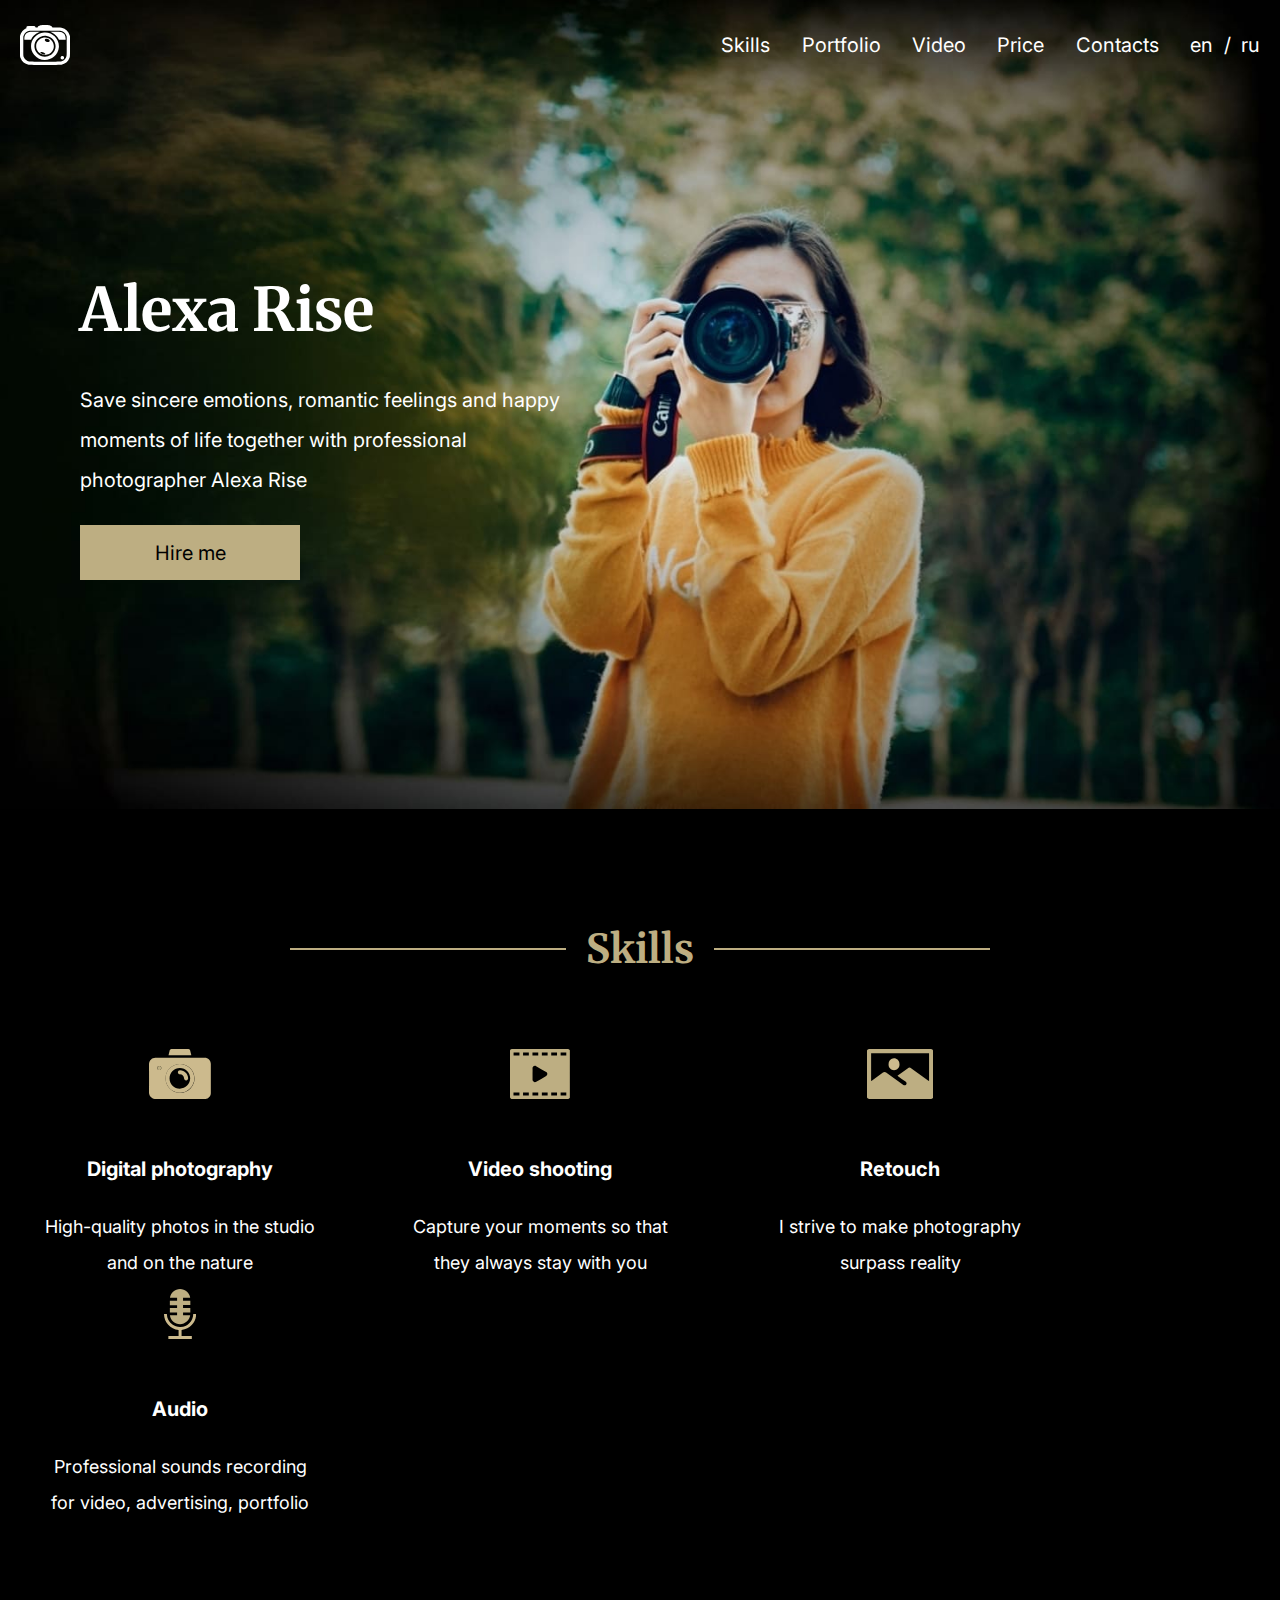
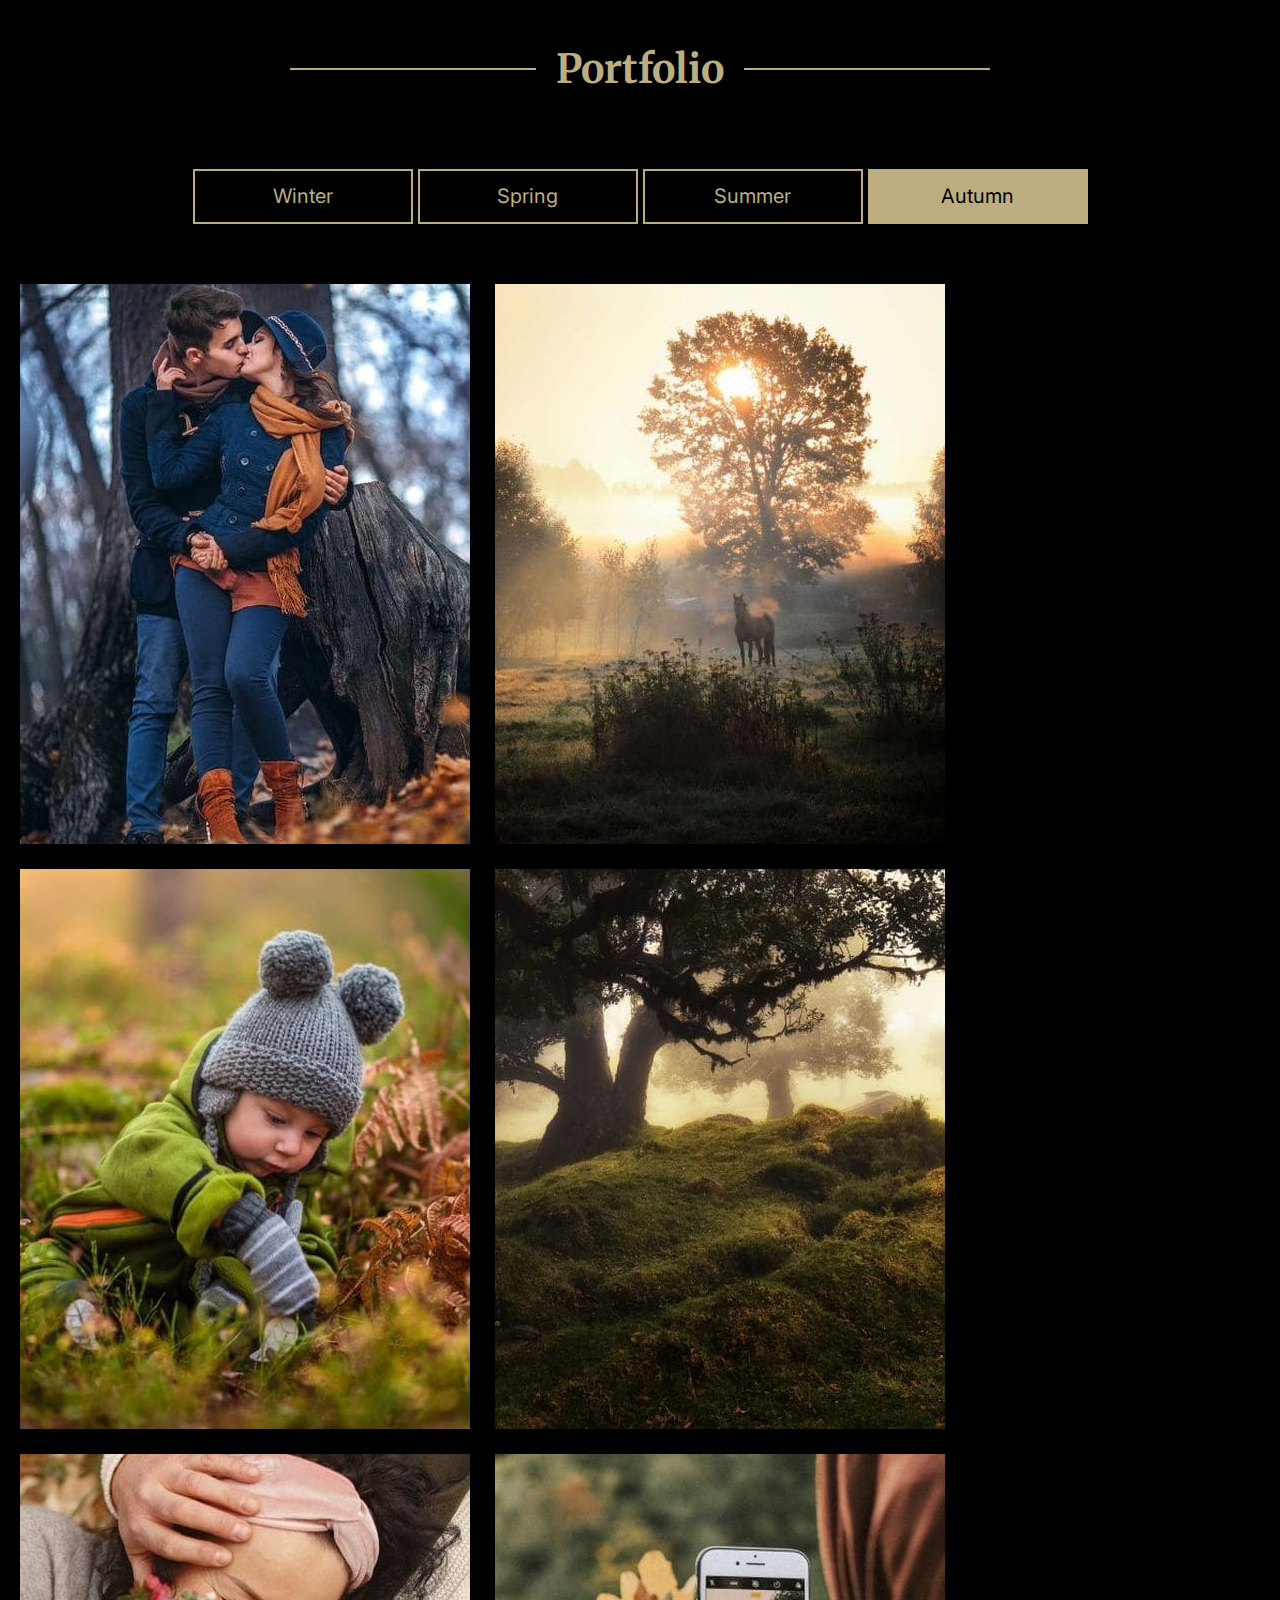
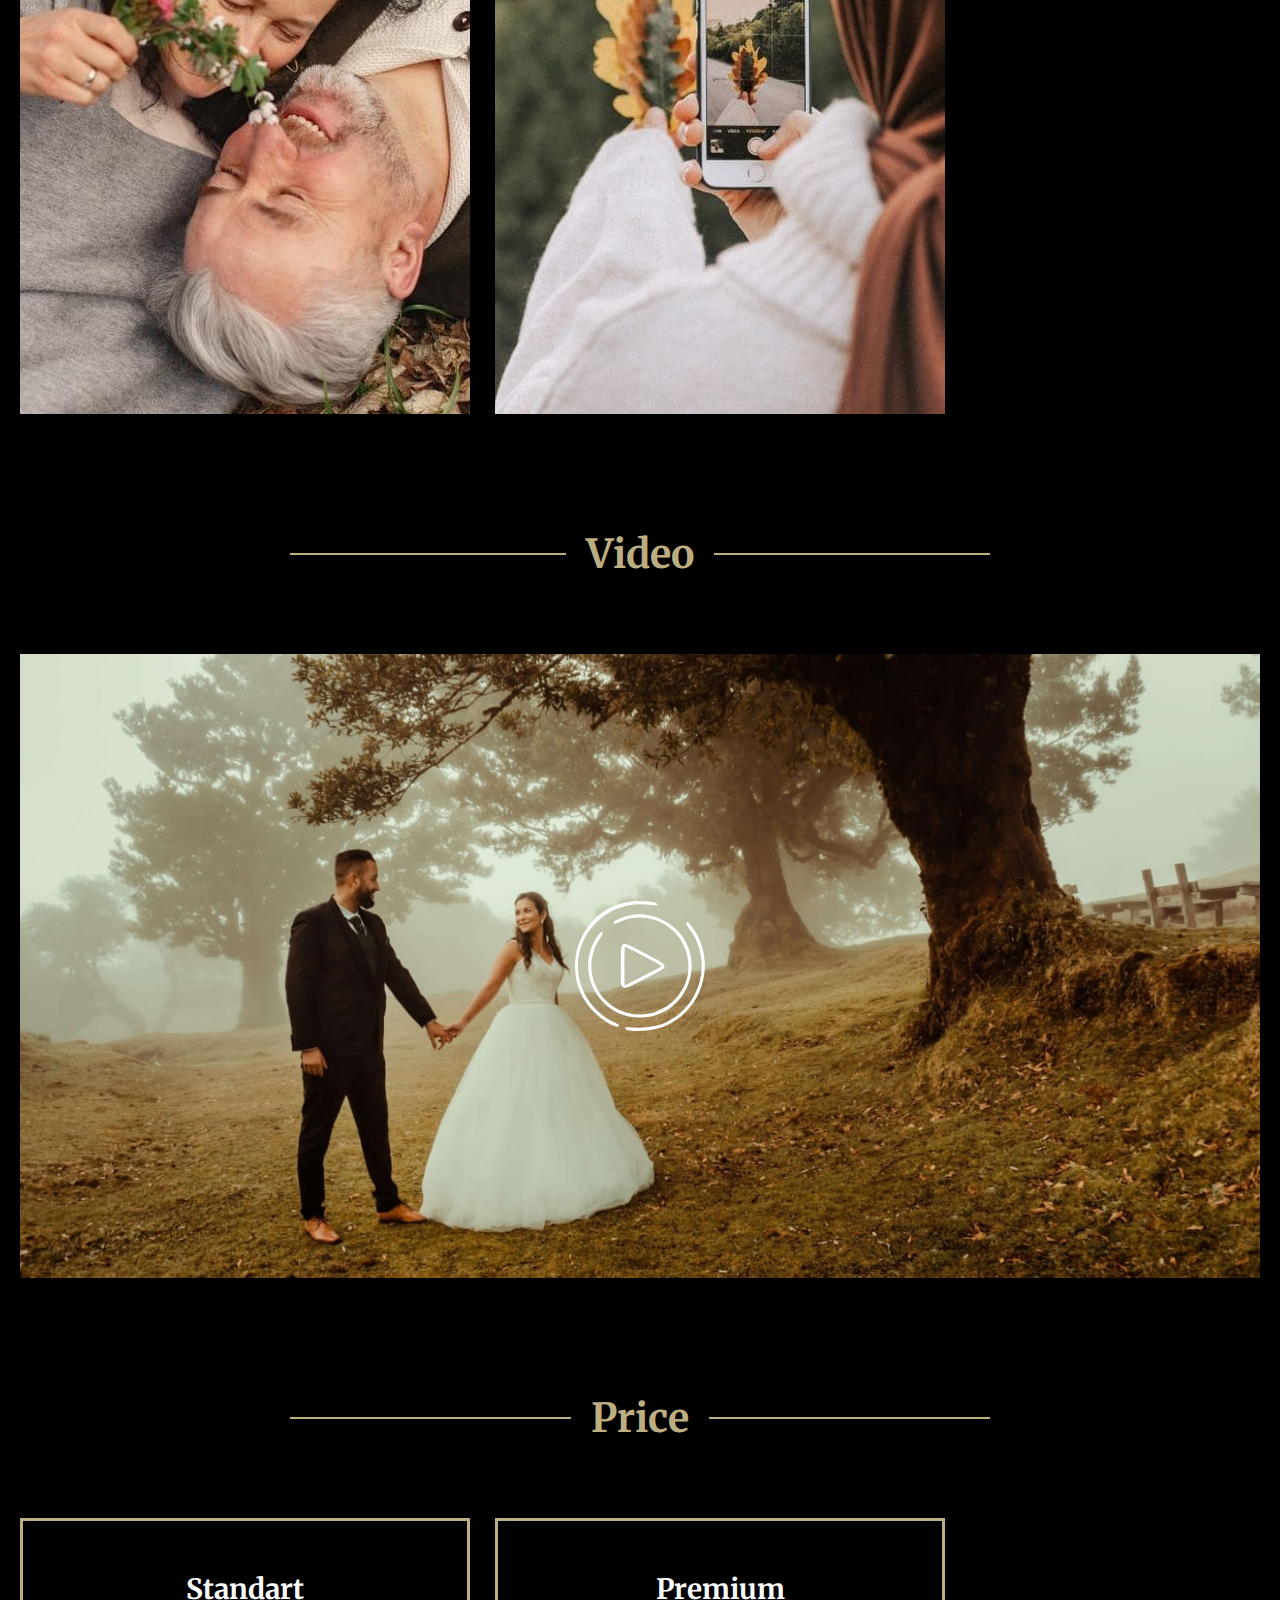
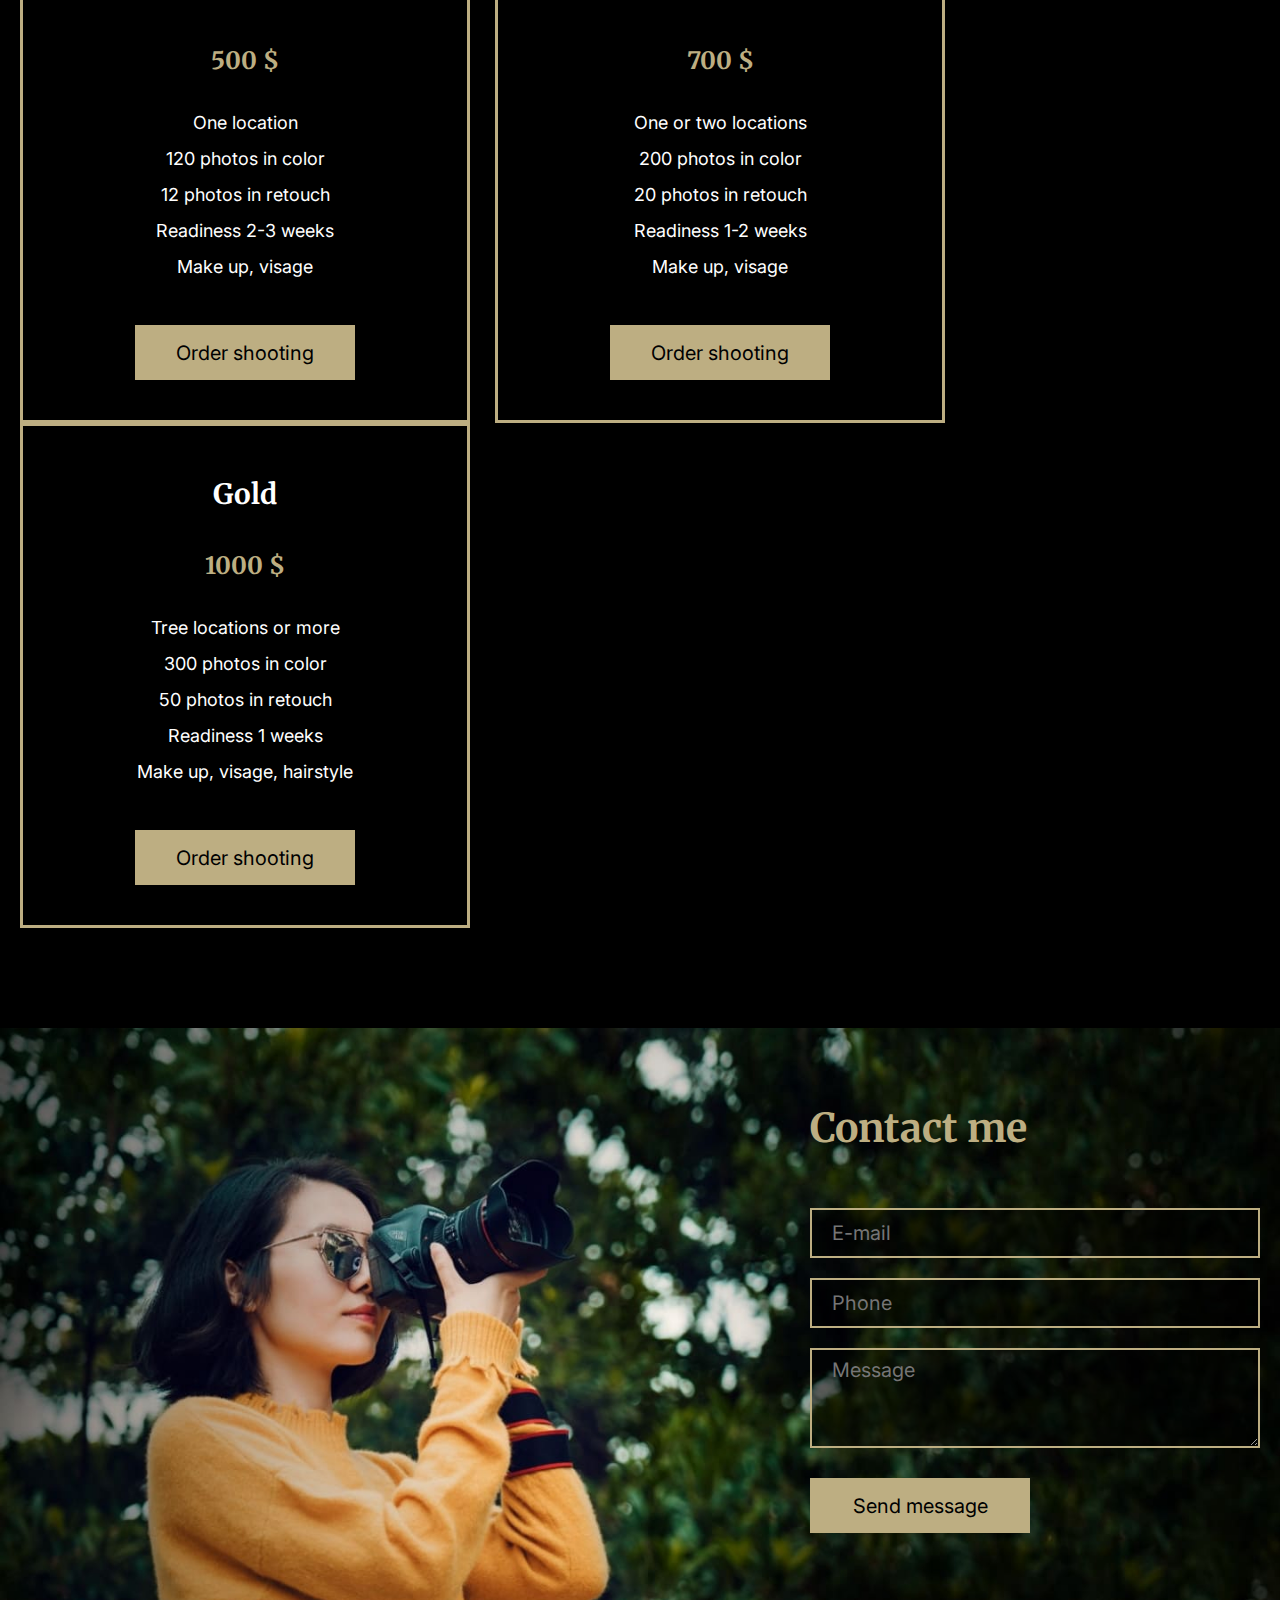
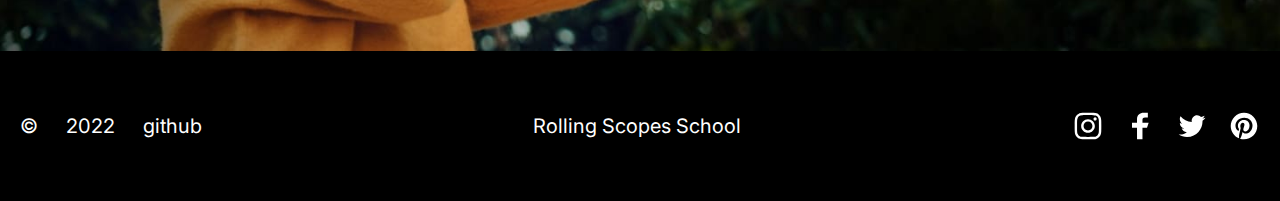
<file: index.html>
<!DOCTYPE html>
<html lang="en">

<head>
	<meta charset="utf-8">
	<meta http-equiv="X-UA-Compatible" content="IE=edge">
	<meta name="viewport" content="width=device-width, initial-scale=1.0">
	<link rel="stylesheet" href="css/style.min.css">
	<link rel="icon" href="assets/favicon.ico">
	<title>porfolio</title>
</head>

<body>

	<header class="header">
		<div class="header__container container">
			<div class="header__icon">
				<svg width="50" height="40" viewBox="0 0 50 40" fill="none" xmlns="http://www.w3.org/2000/svg">
					<path
						d="M20.4506 0.259178C19.0919 0.696909 17.9456 1.47652 17.6601 2.15634L17.5398 2.4419L15.6561 2.43301L15.4116 1.93006C15.2253 1.54668 15.063 1.3708 14.7263 1.18701L14.2864 0.945911H11.1062C6.93498 0.945911 6.40895 1.15341 6.40895 2.80355V3.26796L5.69955 3.61478C3.08441 4.8924 1.03538 7.41602 0.225789 10.3546L0.000346207 11.1748V21.2584C0.000346207 32.2698 -0.0327188 31.5584 0.547422 33.1166C1.84798 36.6086 4.86291 39.1352 8.54916 39.8258C9.78859 40.0581 40.2114 40.0581 41.4508 39.8258C45.1371 39.1362 48.152 36.6096 49.4526 33.1166C50.0327 31.5584 49.9997 32.2698 49.9997 21.2584V11.1748L49.7832 10.4031C48.649 6.36468 45.7433 3.61182 41.6342 2.67905C41.02 2.53972 40.2134 2.50514 36.6765 2.46858L32.4532 2.42412L32.3369 2.14745C32.0504 1.46565 30.8209 0.645527 29.4663 0.233488C28.3992 -0.0915987 21.4756 -0.0718366 20.4506 0.259178ZM40.0601 5.82221C43.053 6.12555 45.3856 7.95256 46.3976 10.7874L46.6731 11.5591L46.7012 20.871C46.7332 31.5189 46.7653 31.0218 45.9236 32.7342C44.9758 34.662 43.064 36.1205 40.9288 36.5453C39.7856 36.7726 10.2114 36.7726 9.07118 36.5453C6.91594 36.1145 5.0112 34.6284 4.00923 32.5949C3.24473 31.0426 3.26677 31.4072 3.29883 20.871L3.32689 11.5591L3.63149 10.7163C4.60841 8.01679 6.9961 6.11666 9.77356 5.82912C10.9589 5.7066 38.8517 5.69968 40.0601 5.82122V5.82221ZM9.51706 6.88837C6.37889 7.34191 4.35391 9.89419 4.35391 13.398V14.6954H11.0661L11.2915 14.2369C12.2845 12.2123 14.2844 10.0167 16.4357 8.58692C17.2402 8.05236 19.3614 6.97631 19.6109 6.97631C19.669 6.97631 19.7161 6.93284 19.7161 6.87948C19.7161 6.76091 10.3457 6.76782 9.51706 6.88738V6.88837ZM30.2839 6.85478C30.2839 6.90023 30.4492 6.99509 30.6506 7.06524C33.7206 8.12943 37.462 11.4702 38.7385 14.2863L38.9249 14.6964H45.6471V13.399C45.6471 10.1284 44.1341 7.98418 41.1462 7.01683C40.5581 6.82612 30.2849 6.67395 30.2849 6.85576L30.2839 6.85478ZM24.0707 7.51779C12.6663 8.61558 7.13237 20.9748 14.0931 29.7976C21.7892 39.5512 37.8768 34.7015 38.8858 22.3236C39.5611 14.0343 32.2528 6.73126 24.0707 7.51779ZM26.6638 10.9455C33.2327 11.8753 37.3277 18.963 34.8278 25.0774C31.9482 32.1216 22.708 33.9279 17.4136 28.4804C10.3908 21.2544 16.5819 9.51871 26.6638 10.9455ZM23.8723 12.5719C17.9617 13.395 14.553 19.3474 16.8885 24.7701C19.5698 30.9942 28.5605 31.7659 32.376 26.1001C36.5512 19.9007 31.2949 11.5394 23.8723 12.5719ZM27.7168 13.9098C28.8581 14.2596 29.7118 15.0768 29.7318 15.8366C29.7779 17.5886 26.2289 17.5332 25.0416 15.7635C24.1388 14.4187 25.747 13.3051 27.7168 13.9098ZM22.701 27.2552C23.7821 27.4805 25.3923 28.4557 25.3923 28.8846C25.3923 29.8865 21.7581 29.2393 20.697 28.0486C19.9636 27.2246 20.8564 26.8708 22.701 27.2552ZM41.9128 30.9991C39.8938 31.6167 40.2846 34.3863 42.3897 34.3794C44.5309 34.3725 44.6902 31.2629 42.564 30.9734C42.3486 30.9438 42.056 30.9556 41.9128 31.0001V30.9991Z"
						fill="white" />
				</svg>
			</div>
			<div class="header__nav">
				<nav class="header__header-nav">
					<ul class="header-nav__list">
						<li class="header-nav__item">
							<a class="header-nav__link" href="#skills">Skills</a>
						</li>
						<li class="header-nav__item">
							<a class="header-nav__link" href="#portfolio">Portfolio</a>
						</li>
						<li class="header-nav__item">
							<a class="header-nav__link" href="#video">Video</a>
						</li>
						<li class="header-nav__item">
							<a class="header-nav__link" href="#price">Price</a>
						</li>
						<li class="header-nav__item">
							<a class="header-nav__link" href="#contacts">Contacts</a>
						</li>
					</ul>
				</nav>
			</div>
			<div class="header__lang lang">
				<span class="lang__body">
					<a class="lang__en" href="#">en </a> <span>/</span> <a class="lang__ru" href="#"> ru</a>
				</span>
			</div>
		</div>
	</header>

	<main class="main">

		<section class="hero" id="hero">
			<div class="hero__container container">
				<div class="hero__wallpaper">
					<div class="hero__column">
						<h1 class="hero__title">
							Alexa Rise
						</h1>
						<p class="hero__text">
							Save sincere emotions, romantic feelings and happy moments of life together with professional photographer
							Alexa Rise
						</p>
						<button class="hero__btn">
							Hire me
						</button>
					</div>
				</div>
			</div>
		</section>

		<section class="skills" id="skills">
			<div class="skills__container container">
				<div class="skills__title title">
					<h2>Skills</h2>
				</div>
				<div class="skills__body">
					<div class="skills__item skill">
						<div class="skill__img">
							<svg width="62" height="50" viewBox="0 0 62 50" fill="none" xmlns="http://www.w3.org/2000/svg">
								<g clip-path="url(#clip0_6_114)">
									<path
										d="M30.897 50.036C22.766 50.036 14.635 50.036 6.505 50.036C6.478 50.036 6.447 50.037 6.415 50.037C2.872 50.037 0 47.165 0 43.622C0 43.59 0 43.559 0.001 43.527V43.532C0.0723333 34.0967 0.0723333 24.6554 0.001 15.208C0.001 15.197 0.001 15.185 0.001 15.172C0.001 11.619 2.881 8.73903 6.434 8.73903C22.767 8.73903 39.082 8.73903 55.415 8.73903C55.497 8.73503 55.593 8.73303 55.69 8.73303C59.085 8.73303 61.837 11.485 61.837 14.88C61.837 14.983 61.834 15.085 61.829 15.186L61.83 15.172V43.532C61.837 43.641 61.841 43.768 61.841 43.897C61.841 47.292 59.089 50.044 55.694 50.044C55.59 50.044 55.486 50.041 55.383 50.036L55.398 50.037L30.897 50.036ZM30.897 43.871C30.939 43.871 30.99 43.872 31.04 43.872C39.014 43.872 45.479 37.407 45.479 29.433C45.479 21.459 39.014 14.994 31.04 14.994C23.078 14.994 16.622 21.438 16.601 29.394V29.396C16.65 37.281 22.988 43.669 30.849 43.799H30.861L30.897 43.871ZM12.384 19.049C12.345 17.928 11.436 17.031 10.313 17.012H10.311C9.176 17.012 8.256 17.932 8.256 19.067C8.256 20.202 9.176 21.122 10.311 21.122C11.448 21.102 12.364 20.186 12.384 19.051V19.049Z"
										fill="#CCBA8D" />
									<path
										d="M42.28 6.16506H19.532C19.889 4.73506 20.211 3.35906 20.568 1.98306C20.646 0.853064 21.582 -0.0339355 22.725 -0.0339355C22.859 -0.0339355 22.991 -0.0219355 23.118 0.00206446L23.105 6.4455e-05H38.938C39.008 -0.00793555 39.089 -0.0129355 39.17 -0.0129355C40.219 -0.0129355 41.085 0.766065 41.224 1.77606L41.225 1.78706C41.565 3.07406 41.886 4.36006 42.208 5.64706C42.244 5.80806 42.244 5.96906 42.279 6.16506H42.28Z"
										fill="#CCBA8D" />
									<path
										d="M30.861 43.799C22.902 43.778 16.459 37.322 16.459 29.36C16.459 21.386 22.924 14.921 30.898 14.921C38.872 14.921 45.337 21.386 45.337 29.36C45.337 29.41 45.337 29.46 45.336 29.511V29.503C45.215 37.412 38.785 43.78 30.863 43.799H30.861ZM30.861 39.671C36.556 39.671 41.172 35.055 41.172 29.36C41.172 23.665 36.556 19.049 30.861 19.049C25.179 19.049 20.57 23.645 20.55 29.322V29.324C20.55 29.345 20.55 29.371 20.55 29.396C20.55 35.071 25.15 39.671 30.825 39.671C30.863 39.671 30.901 39.671 30.938 39.67H30.932L30.861 39.671Z"
										fill="#CCBA8D" />
									<path
										d="M12.384 19.049C12.365 20.174 11.468 21.083 10.35 21.122H10.346C9.211 21.122 8.291 20.202 8.291 19.067C8.291 17.932 9.211 17.012 10.346 17.012C11.455 17.05 12.345 17.94 12.383 19.046V19.05L12.384 19.049Z" />
									<path
										d="M31.129 21.1401C35.507 21.2841 39.019 24.8011 39.152 29.1691V29.1821C39.154 29.2201 39.156 29.2651 39.156 29.3111C39.156 30.4431 38.272 31.3681 37.156 31.4341H37.15C37.145 31.4341 37.138 31.4341 37.132 31.4341C35.987 31.4341 35.059 30.5061 35.059 29.3611C35.02 27.1091 33.215 25.2921 30.972 25.2331H30.966C30.949 25.2331 30.93 25.2341 30.91 25.2341C29.785 25.2341 28.873 24.3221 28.873 23.1971C28.873 23.1651 28.874 23.1341 28.875 23.1021V23.1061C28.929 22.0051 29.836 21.1321 30.946 21.1321C31.01 21.1321 31.073 21.1351 31.135 21.1401L31.127 21.1391L31.129 21.1401Z"
										fill="#CCBA8D" />
								</g>
								<defs>
									<clipPath id="clip0_6_114">
										<rect width="62" height="50" fill="white" />
									</clipPath>
								</defs>
							</svg>
						</div>
						<div class="skill__title">
							Digital photography
						</div>
						<div class="skill__text">
							High-quality photos in the studio and on the nature
						</div>
					</div>
					<div class="skills__item skill">
						<div class="skill__img">
							<svg width="60" height="50" viewBox="0 0 60 50" fill="none" xmlns="http://www.w3.org/2000/svg">
								<path
									d="M59.843 1.30696V48.781C59.465 49.535 58.698 50.043 57.812 50.043C57.748 50.043 57.685 50.04 57.622 50.035L57.63 50.036H2.194C2.128 50.044 2.051 50.048 1.973 50.048C0.876 50.048 -0.0130005 49.159 -0.0130005 48.062C-0.0130005 47.984 -0.00900049 47.907 -4.88944e-07 47.831L-0.00100049 47.84C-0.00100049 32.6133 -0.00100049 17.387 -0.00100049 2.16096C-0.00600049 2.10596 -0.0100005 2.04196 -0.0100005 1.97696C-0.0100005 0.879962 0.878999 -0.00903808 1.976 -0.00903808C2.047 -0.00903808 2.116 -0.00503808 2.185 0.00196192L2.176 0.000961917C20.666 0.000961917 39.1447 0.000961917 57.612 0.000961917C57.687 -0.00803808 57.774 -0.0140381 57.863 -0.0140381C58.75 -0.0140381 59.511 0.524962 59.837 1.29296L59.842 1.30696H59.843ZM22.544 24.983V30.575C22.545 30.941 22.596 31.295 22.69 31.631L22.683 31.603C23.038 32.503 23.901 33.128 24.909 33.128C25.419 33.128 25.892 32.968 26.28 32.695L26.272 32.7C29.6 30.784 32.892 28.85 36.185 26.899C36.865 26.531 37.318 25.823 37.318 25.009C37.318 24.195 36.864 23.487 36.196 23.124L36.185 23.118C32.892 21.097 29.513 19.163 26.133 17.212C25.78 16.992 25.351 16.861 24.892 16.861C23.583 16.861 22.523 17.922 22.523 19.23C22.523 19.28 22.525 19.33 22.528 19.379V19.372C22.65 21.236 22.545 23.118 22.545 24.982L22.544 24.983ZM9.443 6.55096V3.57196H3.572V6.55096H9.443ZM3.484 46.376H9.442V43.449H3.484V46.376ZM18.833 3.57096H13.066V6.53296H18.833V3.57096ZM22.456 3.57096V6.53296H28.24V3.48396L22.456 3.57096ZM37.613 6.55096V3.57196H31.846V6.53396L37.613 6.55096ZM47.038 3.57096H41.219V6.53296H47.038V3.57096ZM37.631 46.394V43.554H31.847V46.481L37.631 46.394ZM18.815 46.394V43.554H13.048V46.481L18.815 46.394ZM28.24 46.394V43.554H22.473V46.498L28.24 46.394ZM47.038 43.449H41.219V46.376H47.038V43.449ZM56.289 6.55096V3.48496H50.627V6.55096H56.289ZM56.289 43.449H50.627V46.393H56.306L56.289 43.449Z" />
							</svg>
						</div>
						<div class="skill__title">
							Video shooting
						</div>
						<div class="skill__text">
							Capture your moments so that they always stay with you
						</div>
					</div>
					<div class="skills__item skill">
						<div class="skill__img">
							<svg width="66" height="50" viewBox="0 0 66 50" fill="none" xmlns="http://www.w3.org/2000/svg">
								<g clip-path="url(#clip0_6_146)">
									<path
										d="M-1.41598e-05 48.5029V1.49692C0.361986 0.60892 1.21999 -0.00608008 2.21999 -0.00608008C2.27999 -0.00608008 2.33999 -0.00408008 2.39899 0.000919921H2.39099H63.727C63.784 -0.00408008 63.851 -0.00708008 63.918 -0.00708008C65.158 -0.00708008 66.163 0.99792 66.163 2.23792C66.163 2.30492 66.16 2.37192 66.154 2.43692L66.155 2.42892C66.155 11.9029 66.155 21.3779 66.155 30.8339C66.155 36.4749 66.155 42.1149 66.155 47.7559C66.163 47.8219 66.167 47.8989 66.167 47.9769C66.167 49.0759 65.276 49.9669 64.177 49.9669C64.147 49.9669 64.117 49.9659 64.087 49.9649H64.091H2.64499C2.54299 49.9789 2.42599 49.9879 2.30599 49.9879C1.28699 49.9879 0.407986 49.3869 0.00498584 48.5209L-0.00201416 48.5049L-1.41598e-05 48.5029ZM62.066 4.14392H4.12499V32.0919L4.76399 31.6539L15.991 23.6039C16.388 23.2059 16.936 22.9599 17.543 22.9599C18.15 22.9599 18.698 23.2059 19.095 23.6039L30.888 32.0559C32.713 33.3699 34.539 34.6849 36.364 35.9629C36.696 36.2189 37.117 36.3739 37.575 36.3739C38.476 36.3739 39.237 35.7759 39.482 34.9549L39.486 34.9409C39.537 34.7709 39.566 34.5759 39.566 34.3729C39.566 33.5999 39.141 32.9259 38.511 32.5729L38.501 32.5679C35.9577 30.7793 33.469 28.9843 31.035 27.1829L30.469 26.7629L30.798 26.5069L40.966 19.2049C41.363 18.8069 41.911 18.5609 42.518 18.5609C43.125 18.5609 43.673 18.8069 44.07 19.2049L61.412 31.6549L62.051 32.0749L62.066 4.14392Z" />
									<path
										d="M26.962 9.34597C29.987 9.34597 32.438 11.798 32.438 14.822C32.484 15.09 32.511 15.399 32.511 15.713C32.511 18.738 30.059 21.189 27.035 21.189C24.011 21.189 21.559 18.737 21.559 15.713C21.559 15.398 21.586 15.09 21.637 14.789L21.632 14.821C21.632 14.82 21.632 14.82 21.632 14.819C21.632 11.846 24.001 9.42597 26.955 9.34497H26.963L26.962 9.34597Z"
										fill="#CCBA8D" />
								</g>
								<defs>
									<clipPath id="clip0_6_146">
										<rect width="66" height="50" fill="white" />
									</clipPath>
								</defs>
							</svg>
						</div>
						<div class="skill__title">
							Retouch
						</div>
						<div class="skill__text">
							I strive to make photography surpass reality
						</div>
					</div>
					<div class="skills__item skill">
						<div class="skill__img">
							<svg width="32" height="50" viewBox="0 0 32 50" fill="none" xmlns="http://www.w3.org/2000/svg">
								<g clip-path="url(#clip0_6_107)">
									<path
										d="M4.371 50V47.102H14.587V40.93C6.391 40.113 0.038 33.272 0 24.938V24.934H2.881C2.895 29.331 5.074 33.216 8.407 35.581L8.448 35.608C10.52 37.153 13.131 38.082 15.959 38.082C16.196 38.082 16.432 38.075 16.667 38.063L16.634 38.064C23.627 37.725 29.177 32.004 29.24 24.973V24.967H32.138C32.138 25 32.138 25.039 32.138 25.078C32.138 29.228 30.531 33.003 27.905 35.815L27.913 35.806C25.306 38.656 21.696 40.55 17.645 40.926L17.582 40.931V47.021H27.831V49.968L4.371 50Z"
										fill="#CCBA8D" />
									<path
										d="M26.326 11.706V16.11H19.04V19.024H26.309V23.412H19.056V26.359H26.194C25.475 31.369 21.212 35.177 16.06 35.177C10.908 35.177 6.64496 31.369 5.93196 26.414L5.92596 26.359H13.097V23.461H5.86096V19.057H13.097V16.126H5.86096V11.755H13.097V8.792H5.95896C6.72396 3.832 10.963 0.0780029 16.078 0.0780029C21.187 0.0780029 25.422 3.823 26.187 8.718L26.194 8.776H19.039V11.707L26.326 11.706Z" />
								</g>
								<defs>
									<clipPath id="clip0_6_107">
										<rect width="32" height="50" fill="white" />
									</clipPath>
								</defs>
							</svg>
						</div>
						<div class="skill__title">
							Audio
						</div>
						<div class="skill__text">
							Professional sounds recording for video, advertising, portfolio
						</div>
					</div>
				</div>
			</div>
		</section>

		<section class="portfolio" id="portfolio">
			<div class="portfolio__container container">
				<div class="portfolio__title title">
					<h2>Portfolio</h2>
				</div>
				<div class="portfolio__body">
					<div class="portfolio__btns">
						<button class="portfolio__btn">
							Winter
						</button>
						<button class="portfolio__btn">
							Spring
						</button>
						<button class="portfolio__btn">
							Summer
						</button>
						<button class="portfolio__btn _active">
							Autumn
						</button>
					</div>
					<div class="portfolio__imgs">
						<img src="assets/img/portfolio/1.jpg" alt="art" class="portfolio__img">
						<img src="assets/img/portfolio/2.jpg" alt="art" class="portfolio__img">
						<img src="assets/img/portfolio/3.jpg" alt="art" class="portfolio__img">
						<img src="assets/img/portfolio/4.jpg" alt="art" class="portfolio__img">
						<img src="assets/img/portfolio/5.jpg" alt="art" class="portfolio__img">
						<img src="assets/img/portfolio/6.jpg" alt="art" class="portfolio__img">
					</div>
				</div>
			</div>
		</section>

		<section class="video" id="video">
			<div class="video__container container">
				<div class="video__title title">
					<h2>Video</h2>
				</div>
				<div class="video__body">
					<div class="video__player">
						<img src="assets/img/video/video-cover.jpg" alt="title" class="video__temp-cover">
						<button class="video__big-play">
							<svg viewBox="0 0 130 130" fill="none" xmlns="http://www.w3.org/2000/svg">
								<path
									d="M58.521 0.13572C58.0219 0.256183 55.5699 0.686409 53.0729 1.09112C6.17415 8.69809 -16.0083 65.9044 13.0263 104.367C22.0681 116.344 42.8323 129.906 43.8607 124.506C43.9895 123.832 42.7534 122.978 39.6854 121.624C27.0991 116.065 15.7097 105.112 9.49548 92.5938C-13.0744 47.1276 25.5402 -4.32319 75.965 4.02852C83.5399 5.28359 84.8555 2.66782 77.4319 1.11129C74.053 0.402757 60.344 -0.303999 58.521 0.136315V0.13572ZM58.8236 13.5427C49.9562 14.8494 38.5455 19.3896 38.5455 21.6114C38.5455 23.3352 39.8261 23.2017 44.5063 20.9901C70.1424 8.8779 101.354 22.1306 110.64 49.0716C126.075 93.8524 75.1194 131.76 36.427 104.279C14.9264 89.009 9.96843 58.679 25.4031 36.8396C29.4989 31.0443 27.3436 28.5941 23.1612 34.2915C-2.60779 69.3966 24.2964 118.982 67.7711 116.507C111.658 114.008 132.641 61.4206 102.441 29.6195C91.3694 17.9613 73.5089 11.378 58.8242 13.5415L58.8236 13.5427ZM111.588 21.4488C110.688 22.349 111.376 23.9601 114.257 27.704C135.62 55.4579 128.626 96.9429 99.2939 116.46C86.0768 125.255 74.472 127.692 52.7708 126.233C50.7271 126.096 50.3491 126.252 50.3491 127.237C50.3491 131.711 76.324 130.498 89.2029 125.422C126.968 110.539 141.858 62.4946 119.094 28.9739C114.774 22.6137 112.602 20.4352 111.588 21.4494L111.588 21.4488ZM47.2645 44.1107C46.191 45.2963 46.099 46.6867 45.9347 64.2031C45.6647 92.9997 42.7985 92.1292 77.569 73.8111C94.5145 64.8831 94.6095 65.1632 70.3056 52.4143C51.3039 42.4467 49.3949 41.7584 47.2645 44.1107ZM68.2637 55.0052C86.726 64.6481 86.8221 64.7081 85.5308 65.7798C84.0829 66.982 51.1615 84 50.285 84C49.5812 84 49.4412 80.8353 49.4412 64.9324C49.4412 51.5574 49.6388 45.8642 50.1022 45.8642C50.4654 45.8642 58.6385 49.9778 68.2643 55.0052H68.2637Z" />
							</svg>
						</button>
					</div>
				</div>
			</div>
		</section>

		<section class="price" id="price">
			<div class="price__container container">
				<div class="price__title title">
					<h2>Price</h2>
				</div>
				<div class="price__body">
					<div class="price__cards cards">
						<div class="cards__card">
							<h3 class="cards__title">
								Standart
							</h3>
							<div class="cards__price">
								500 $
							</div>
							<div class="cards__text">
								<p>One location</p>
								<p>120 photos in color</p>
								<p>12 photos in retouch</p>
								<p>Readiness 2-3 weeks</p>
								<p>Make up, visage</p>
							</div>
							<button shootingon class="cards__btn">
								Order shooting
							</button>
						</div>
						<div class="cards__card">
							<h3 class="cards__title">
								Premium
							</h3>
							<div class="cards__price">
								700 $
							</div>
							<div class="cards__text">
								<p>One or two locations</p>
								<p>200 photos in color</p>
								<p>20 photos in retouch</p>
								<p>Readiness 1-2 weeks</p>
								<p>Make up, visage</p>
							</div>
							<button class="cards__btn">
								Order shooting
							</button>
						</div>
						<div class="cards__card">
							<h3 class="cards__title">
								Gold
							</h3>
							<div class="cards__price">
								1000 $
							</div>
							<div class="cards__text">
								<p>Tree locations or more</p>
								<p>300 photos in color</p>
								<p>50 photos in retouch</p>
								<p>Readiness 1 weeks</p>
								<p>Make up, visage, hairstyle</p>
							</div>
							<button class="cards__btn">
								Order shooting
							</button>
						</div>
					</div>
				</div>
			</div>
		</section>

		<section class="contacts" id="contacts">
			<div class="contacts__container container">
				<div class="contacts__right-column">
					<div class="contacts__title title">
						<h2>Contact me</h2>
					</div>
					<div class="contacts-form">
						<form action="#">
							<input placeholder="E-mail" type="email" name="email" id="email">
							<input placeholder="Phone" type="tel" name="tel" id="tel">
							<textarea placeholder="Message" name="message" id="message" cols="30" rows="10"></textarea>
							<button>Send message</button>
						</form>
					</div>
				</div>
			</div>
		</section>

	</main>

	<footer class="footer">
		<div class="footer__container container">
			<div class="footer__body">
				<div class="footer__year">
					<span>©</span>
					<span>2022</span>
					<a href="https://github.com/AtlasShd">github</a>
				</div>
				<div class="footer__company"><a href="https://rs.school/js-stage0">Rolling Scopes School</a></div>
				<div class="footer__social social">
					<ul class="social__list">
						<li class="social__item">
							<a class="social__link" href="#">
								<svg viewBox="0 0 32 32" fill="none" xmlns="http://www.w3.org/2000/svg">
									<path
										d="M17.36 2.66699C19.76 2.66699 20.267 2.69399 21.493 2.74699C22.906 2.81399 23.88 3.03999 24.72 3.37399C25.6 3.70699 26.347 4.17399 27.08 4.90699C27.827 5.63999 28.28 6.38699 28.627 7.26699C28.96 8.10699 29.174 9.07999 29.24 10.507C29.307 11.774 29.32 12.267 29.32 14.934V17.067C29.32 19.734 29.307 20.227 29.24 21.494C29.217 22.659 28.994 23.764 28.604 24.788L28.626 24.721C28.279 25.601 27.826 26.348 27.093 27.081C26.346 27.828 25.6 28.281 24.72 28.628C23.88 28.961 22.907 29.175 21.493 29.241C20.226 29.308 19.72 29.321 17.053 29.321H14.933C12.266 29.321 11.773 29.308 10.493 29.241C9.32796 29.218 8.22296 28.995 7.19896 28.605L7.26596 28.627C6.34296 28.274 5.55596 27.753 4.90696 27.094L4.90596 27.093C4.23996 26.441 3.71396 25.649 3.37396 24.764L3.35896 24.719C2.99196 23.763 2.76896 22.657 2.74596 21.502V21.492C2.69296 20.45 2.66296 19.229 2.66296 18.002C2.66296 17.776 2.66396 17.55 2.66596 17.325V17.359V14.626C2.66596 12.226 2.69296 11.719 2.74596 10.493C2.81296 9.07999 3.03896 8.10599 3.35896 7.26599C3.70596 6.38599 4.15896 5.63899 4.90596 4.90599C5.55096 4.23899 6.33996 3.71599 7.22296 3.38699L7.26596 3.37299C8.22096 3.00199 9.32596 2.77399 10.481 2.74699H10.493C11.72 2.69399 12.226 2.66699 14.626 2.66699H17.36ZM17.387 5.06699H14.6C12.293 5.06699 11.8 5.09399 10.6 5.14699C9.30696 5.19999 8.59996 5.41399 8.13296 5.59999C7.50596 5.83999 7.06596 6.13299 6.59996 6.59999C6.13396 7.06699 5.83996 7.50699 5.59996 8.13299C5.42696 8.59999 5.19996 9.30599 5.14696 10.613C5.09396 11.813 5.06696 12.293 5.06696 14.613V17.386C5.06696 19.706 5.09396 20.186 5.14696 21.386C5.19996 22.679 5.41396 23.386 5.59996 23.853C5.83996 24.48 6.13296 24.92 6.59996 25.386C7.06696 25.852 7.50696 26.146 8.13296 26.386C8.59996 26.573 9.30596 26.786 10.613 26.839C11.906 26.906 12.373 26.919 15.253 26.919H16.733C19.626 26.919 20.08 26.906 21.386 26.839C22.679 26.786 23.386 26.572 23.853 26.386C24.48 26.146 24.92 25.853 25.386 25.386C25.852 24.919 26.146 24.479 26.386 23.853C26.573 23.386 26.786 22.68 26.839 21.386C26.906 20.079 26.919 19.626 26.919 16.733V15.266C26.919 12.373 26.906 11.906 26.839 10.599C26.786 9.30599 26.572 8.59899 26.386 8.13199C26.16 7.53099 25.819 7.01799 25.387 6.59999L25.386 6.59899C24.966 6.16599 24.454 5.82499 23.881 5.60799L23.853 5.59899C23.121 5.32299 22.275 5.15799 21.391 5.14599H21.386C20.358 5.09399 19.155 5.06399 17.944 5.06399C17.748 5.06399 17.552 5.06499 17.356 5.06599H17.386L17.387 5.06699ZM16 9.14699C19.781 9.14699 22.847 12.212 22.847 15.994C22.847 19.776 19.782 22.841 16 22.841C12.219 22.841 9.15296 19.776 9.15296 15.994C9.15296 12.212 12.218 9.14699 16 9.14699ZM16 11.547C13.544 11.547 11.553 13.538 11.553 15.994C11.553 18.45 13.544 20.441 16 20.441C18.456 20.441 20.447 18.45 20.447 15.994C20.447 13.538 18.456 11.547 16 11.547ZM23.107 7.27999C23.991 7.27999 24.707 7.99599 24.707 8.87999C24.707 9.76399 23.991 10.48 23.107 10.48C22.223 10.48 21.507 9.76399 21.507 8.87999C21.507 7.99599 22.223 7.27999 23.107 7.27999Z" />
								</svg>
							</a>
						</li>
						<li class="social__item">
							<a class="social__link" href="#">
								<svg viewBox="0 0 32 32" fill="none" xmlns="http://www.w3.org/2000/svg">
									<path
										d="M13.04 29.333L13 17.666H8V12.666H13V9.33302C13 4.84002 15.787 2.66602 19.8 2.66602C21.72 2.66602 23.373 2.79902 23.853 2.86602V7.57302H21.066C18.893 7.57302 18.466 8.61302 18.466 10.133V12.666H24.666L22.999 17.666H18.466V29.333H13.039H13.04Z" />
								</svg>
							</a>
						</li>
						<li class="social__item">
							<a class="social__link" href="#">
								<svg viewBox="0 0 32 32" fill="none" xmlns="http://www.w3.org/2000/svg">
									<path
										d="M29.333 7.83998C28.333 8.33298 27.333 8.50698 26.16 8.66698C27.333 7.99998 28.16 6.99998 28.493 5.66698C27.488 6.27498 26.317 6.73798 25.07 6.98898L25 7.00098C23.969 5.98698 22.56 5.35498 21.004 5.33398H21C18.16 5.33398 15.667 7.84098 15.667 10.841C15.667 11.334 15.667 11.668 15.84 12.001C11.262 11.823 7.22097 9.66398 4.52897 6.36198L4.50697 6.33398C4.08197 7.05998 3.83097 7.93198 3.83097 8.86298C3.83097 8.97198 3.83397 9.08098 3.84097 9.18898L3.83997 9.17398C3.87397 11.052 4.84897 12.695 6.31297 13.655L6.33397 13.668C5.49397 13.668 4.66697 13.335 3.82697 13.001C3.82697 15.668 5.66697 17.841 8.15997 18.334C7.66697 18.507 7.15997 18.507 6.66697 18.507C6.33397 18.507 5.99997 18.507 5.66697 18.334C6.33397 20.507 8.33397 22.174 10.84 22.174C9.03997 23.629 6.72397 24.509 4.20297 24.509C4.13197 24.509 4.06097 24.508 3.98997 24.507H4.00097H2.66797C5.03297 26.016 7.90397 26.936 10.984 27H11.001C21.001 27 26.508 18.667 26.508 11.493V10.826C27.655 10.036 28.601 9.03898 29.311 7.88198L29.335 7.83998H29.333Z" />
								</svg>
							</a>
						</li>
						<li class="social__item">
							<a class="social__link" href="#">
								<svg viewBox="0 0 32 32" fill="none" xmlns="http://www.w3.org/2000/svg">
									<path
										d="M16 2.66699C8.65699 2.69399 2.71399 8.65299 2.71399 16C2.71399 21.599 6.16599 26.393 11.057 28.368L11.146 28.4C11.013 27.347 10.919 25.733 11.186 24.573L12.746 17.946C12.746 17.946 12.346 17.146 12.346 15.973C12.346 14.12 13.426 12.746 14.773 12.746C15.906 12.746 16.466 13.599 16.466 14.613C16.466 15.76 15.733 17.466 15.346 19.053C15.026 20.386 16.013 21.466 17.333 21.466C19.706 21.466 21.52 18.973 21.52 15.373C21.52 12.173 19.227 9.95999 15.947 9.95999C15.871 9.95599 15.783 9.95399 15.694 9.95399C12.505 9.95399 9.92099 12.539 9.92099 15.727C9.92099 15.729 9.92099 15.731 9.92099 15.733C9.92099 16.88 10.361 18.106 10.908 18.773C11.015 18.906 11.028 19.026 10.988 19.16L10.615 20.667C10.562 20.907 10.415 20.974 10.175 20.854C8.49499 20.067 7.45499 17.654 7.45499 15.681C7.45499 11.481 10.522 7.62799 16.282 7.62799C20.895 7.62799 24.509 10.908 24.509 15.321C24.509 19.921 21.602 23.614 17.576 23.614C16.243 23.614 14.963 22.907 14.536 22.081L13.696 25.241C13.265 26.578 12.704 27.739 12.008 28.804L12.042 28.748C13.212 29.12 14.558 29.335 15.953 29.335C23.317 29.335 29.286 23.365 29.286 16.002C29.286 8.65499 23.344 2.69599 16.004 2.66899H16.001L16 2.66699Z" />
								</svg>
							</a>
						</li>
					</ul>
				</div>
			</div>
		</div>
	</footer>

	<script src='js/index.js'></script>

</body>

</html>
</file>
<file: css/style.min.css>
@import url("https://fonts.googleapis.com/css2?family=Inter:wght@400;700&family=Merriweather:wght@400;700&display=swap");*{padding:0;margin:0;border:0}*,*:before,*:after{-webkit-box-sizing:border-box;box-sizing:border-box}:focus,:active{outline:none}a:focus,a:active{outline:none}nav,footer,header,aside{display:block}html,body{height:100%;width:100%;font-size:100%;line-height:1;font-size:14px;-ms-text-size-adjust:100%;-moz-text-size-adjust:100%;-webkit-text-size-adjust:100%}input,button,textarea{font-family:inherit}input::-ms-clear{display:none}button{cursor:pointer}button::-moz-focus-inner{padding:0;border:0}a,a:visited{text-decoration:none;color:white}a:hover{text-decoration:none}ul li{list-style:none}img{vertical-align:top}h1,h2,h3,h4,h5,h6{font-size:inherit;font-weight:inherit}:root{--bg-dark: #000;--gold: #bdae82;--white: #fff}html{scroll-behavior:smooth}.header,.hero,.skills,.portfolio,.video,.price,.contacts,.footer{font-family:Inter;font-size:20px;font-style:normal;font-weight:400;line-height:40px;letter-spacing:0em;color:white}.hero,.skills,.portfolio,.video,.price,.contacts,.footer{background:var(--bg-dark)}.container{max-width:1440px;height:100%;margin:0 auto;padding:0 20px;padding-top:100px}.title{position:relative;font-family:Merriweather;font-size:40px;font-style:normal;font-weight:700;line-height:80px;text-align:center;letter-spacing:0em;color:var(--gold);max-width:700px;height:80px;margin:0 auto 60px}.title h2{position:relative;display:inline-block;padding:0 20px;background:black;z-index:2}.title::before{content:'';position:absolute;top:39px;left:0;width:100%;height:2px;background:var(--gold);z-index:1}button,a,svg{-webkit-transition:color ease 0.5s 0s, background ease 0.5s 0s, fill ease 0.5s 0s, -webkit-transform ease 0.5s 0s;transition:color ease 0.5s 0s, background ease 0.5s 0s, fill ease 0.5s 0s, -webkit-transform ease 0.5s 0s;transition:color ease 0.5s 0s, background ease 0.5s 0s, fill ease 0.5s 0s, transform ease 0.5s 0s;transition:color ease 0.5s 0s, background ease 0.5s 0s, fill ease 0.5s 0s, transform ease 0.5s 0s, -webkit-transform ease 0.5s 0s}.header{position:absolute;top:0;left:0;height:90px;line-height:50px;width:100%;z-index:2}.header__container{position:relative;display:-webkit-box;display:-ms-flexbox;display:flex;-webkit-box-pack:end;-ms-flex-pack:end;justify-content:flex-end;-webkit-box-align:center;-ms-flex-align:center;align-items:center;height:100%;padding-top:0}.header__icon{position:absolute;top:25px;left:20px;width:50px;height:50px}.header__nav{width:500px;height:50px}.header__lang{height:50px;width:70px}.header-nav{width:100%}.header-nav__list{width:100%;display:-webkit-box;display:-ms-flexbox;display:flex;-webkit-box-pack:space-evenly;-ms-flex-pack:space-evenly;justify-content:space-evenly}.lang__body{display:-webkit-box;display:-ms-flexbox;display:flex;-webkit-box-pack:justify;-ms-flex-pack:justify;justify-content:space-between}.hero{position:relative;z-index:1}.hero__container{padding-top:0}.hero__wallpaper{background:url("../assets/img/hero/wallpaper.jpg") 0 0/cover no-repeat;aspect-ratio:1440 / 910;max-width:1440px;max-height:910px;margin:0 -20px}.hero__column{position:relative;margin-left:80px;padding-top:250px;max-width:480px;height:580px}.hero__title{font-family:Merriweather;font-size:60px;font-weight:700;line-height:120px}.hero__text{padding-top:10px}.hero__btn{position:absolute;bottom:0;left:0;width:220px;height:55px;background:var(--gold);font-family:Inter;font-size:20px;font-style:normal;font-weight:400;line-height:40px;letter-spacing:0em;text-align:center}.hero__btn:hover{color:var(--white)}.skills__body{width:100%;display:-webkit-box;display:-ms-flexbox;display:flex;-webkit-column-gap:40px;column-gap:40px;-ms-flex-wrap:wrap;flex-wrap:wrap}.skills__item{-webkit-box-flex:1;-ms-flex:1 1 auto;flex:1 1 auto}.skill{aspect-ratio:320 / 240;max-width:320px;max-height:240px;text-align:center;padding:0 20px 8px 20px}.skill__img{height:100px}.skill__img svg{fill:var(--gold)}.skill__title{font-weight:700;margin-bottom:20px}.skill__text{font-size:18px;line-height:36px}.portfolio__btns{display:-ms-grid;display:grid;-ms-grid-columns:(220px)[auto-fit];grid-template-columns:repeat(auto-fit, 220px);-webkit-column-gap:5px;column-gap:5px;max-width:895px;margin:0 auto;margin-bottom:60px}.portfolio__btn{width:220px;height:55px;border:2px solid var(--gold);background:black;font-family:Inter;font-size:20px;font-style:normal;font-weight:400;line-height:40px;letter-spacing:0em;text-align:center;color:var(--gold)}.portfolio__btn:hover{color:var(--white)}.portfolio ._active{background:var(--gold);color:black}.portfolio ._active:hover{color:var(--white)}.portfolio__imgs{max-width:1400px;margin:0 auto;display:-ms-grid;display:grid;-ms-grid-columns:(minmax(200px, 450px))[auto-fit];grid-template-columns:repeat(auto-fit, minmax(200px, 450px));gap:25px}.portfolio__img{width:100%;-webkit-transition:-webkit-transform ease-in-out 0.5s 0s;transition:-webkit-transform ease-in-out 0.5s 0s;transition:transform ease-in-out 0.5s 0s;transition:transform ease-in-out 0.5s 0s, -webkit-transform ease-in-out 0.5s 0s}.portfolio__img:hover{position:relative;-webkit-transform:scale(1.075);transform:scale(1.075)}.video__player{position:relative}.video__temp-cover{width:100%}.video__big-play{position:absolute;top:50%;left:50%;-webkit-transform:translate(-50%, -50%);transform:translate(-50%, -50%);width:130px;height:130px;background:none}.video__big-play svg{fill:white}.video__big-play:hover svg{fill:var(--gold);-webkit-transform:scale(1.075);transform:scale(1.075)}.price__container{padding-bottom:100px}.cards{display:-ms-grid;display:grid;-ms-grid-columns:(minmax(240px, 450px))[auto-fit];grid-template-columns:repeat(auto-fit, minmax(240px, 450px));-webkit-column-gap:25px;column-gap:25px}.cards__card{border:3px solid var(--gold);padding:40px 0}.cards h3{font-family:Merriweather;font-size:28px;font-weight:700;line-height:56px;letter-spacing:0em;text-align:center;margin-bottom:20px}.cards__price{font-family:Merriweather;font-size:24px;font-weight:700;line-height:48px;letter-spacing:0em;text-align:center;color:var(--gold);margin-bottom:20px}.cards__text{font-size:18px;line-height:36px;text-align:center;margin-bottom:40px}.cards__btn{margin:0 auto;display:block;width:220px;height:55px;background:var(--gold);font-family:Inter;font-size:20px;font-style:normal;font-weight:400;line-height:40px;letter-spacing:0em;text-align:center}.cards__btn:hover{color:var(--white)}.contacts__container{aspect-ratio:1440 / 700;background:url("/portfolio/assets/img/contacts/contacts.jpg") 0 0/cover no-repeat;display:-webkit-box;display:-ms-flexbox;display:flex;-webkit-box-orient:vertical;-webkit-box-direction:normal;-ms-flex-direction:column;flex-direction:column;-webkit-box-align:end;-ms-flex-align:end;align-items:end;padding-top:60px}.contacts__right-column{width:450px;height:445px}.contacts__title{width:auto;text-align:left;margin:0 auto 40px}.contacts__title h2{background:none;padding:0}.contacts__title::before{display:none}.contacts-form form{display:-webkit-box;display:-ms-flexbox;display:flex;-webkit-box-orient:vertical;-webkit-box-direction:normal;-ms-flex-direction:column;flex-direction:column}.contacts-form form input,.contacts-form form textarea{border:2px solid var(--gold);background:rgba(0,0,0,0.5);font-family:Inter;font-size:20px;font-style:normal;font-weight:400;line-height:40px;letter-spacing:0em;text-align:left;padding-left:20px;color:var(--gold)}.contacts-form form input{height:50px;margin-bottom:20px}.contacts-form form textarea{height:100px;margin-bottom:30px}.contacts-form form button{width:220px;height:55px;background:var(--gold);font-family:Inter;font-size:20px;font-style:normal;font-weight:400;line-height:40px;letter-spacing:0em;text-align:center}.contacts-form form button:hover{color:var(--white)}.footer__container{padding-top:0}.footer__body{display:-webkit-box;display:-ms-flexbox;display:flex;height:150px;width:100%;-webkit-box-pack:justify;-ms-flex-pack:justify;justify-content:space-between;-webkit-box-align:center;-ms-flex-align:center;align-items:center}.footer__year{display:-webkit-box;display:-ms-flexbox;display:flex;width:182px;-webkit-box-pack:justify;-ms-flex-pack:justify;justify-content:space-between}.footer__year a:hover{color:var(--gold)}.footer__company a:hover{color:var(--gold)}.social__list{display:-webkit-box;display:-ms-flexbox;display:flex;width:188px;-webkit-box-pack:justify;-ms-flex-pack:justify;justify-content:space-between;-webkit-box-align:center;-ms-flex-align:center;align-items:center}.social__link{display:block;width:32px;height:32px}.social__link svg{fill:white}.social__link svg:hover{fill:var(--gold)}
</file>
